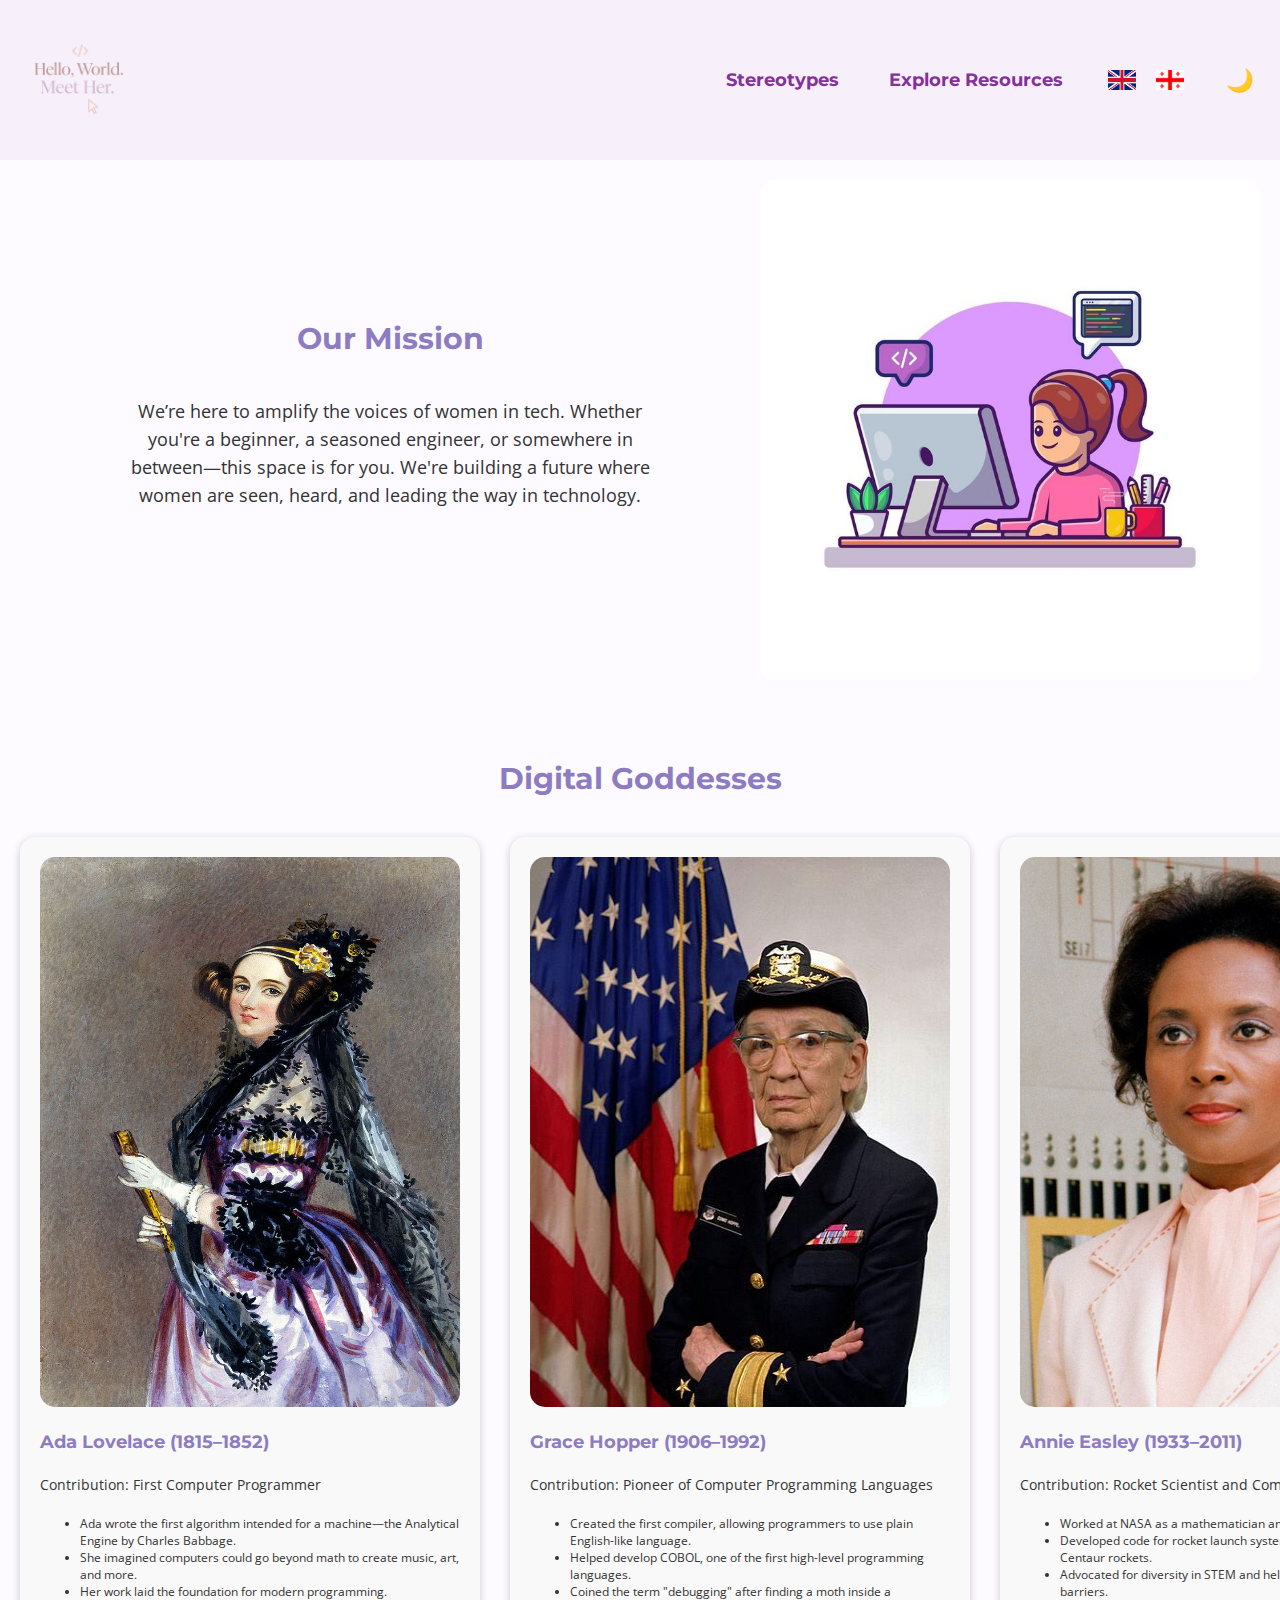
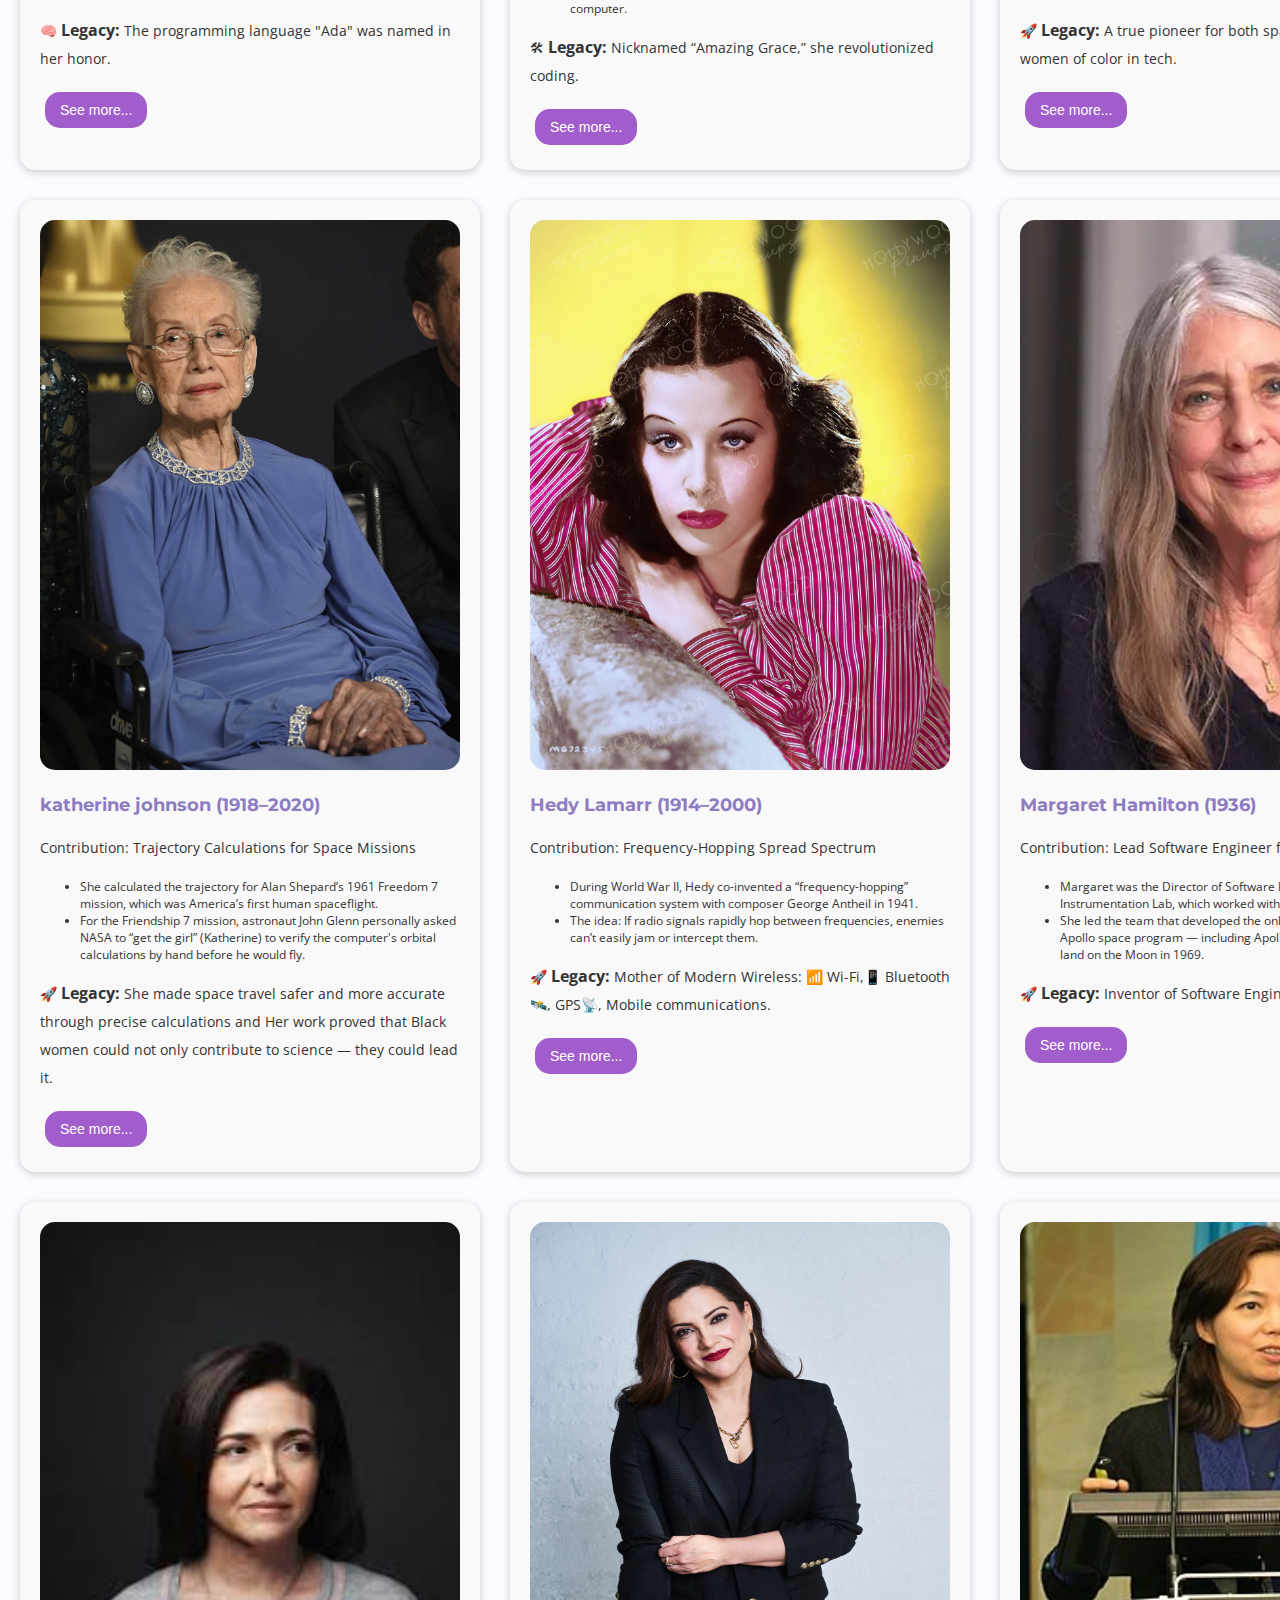
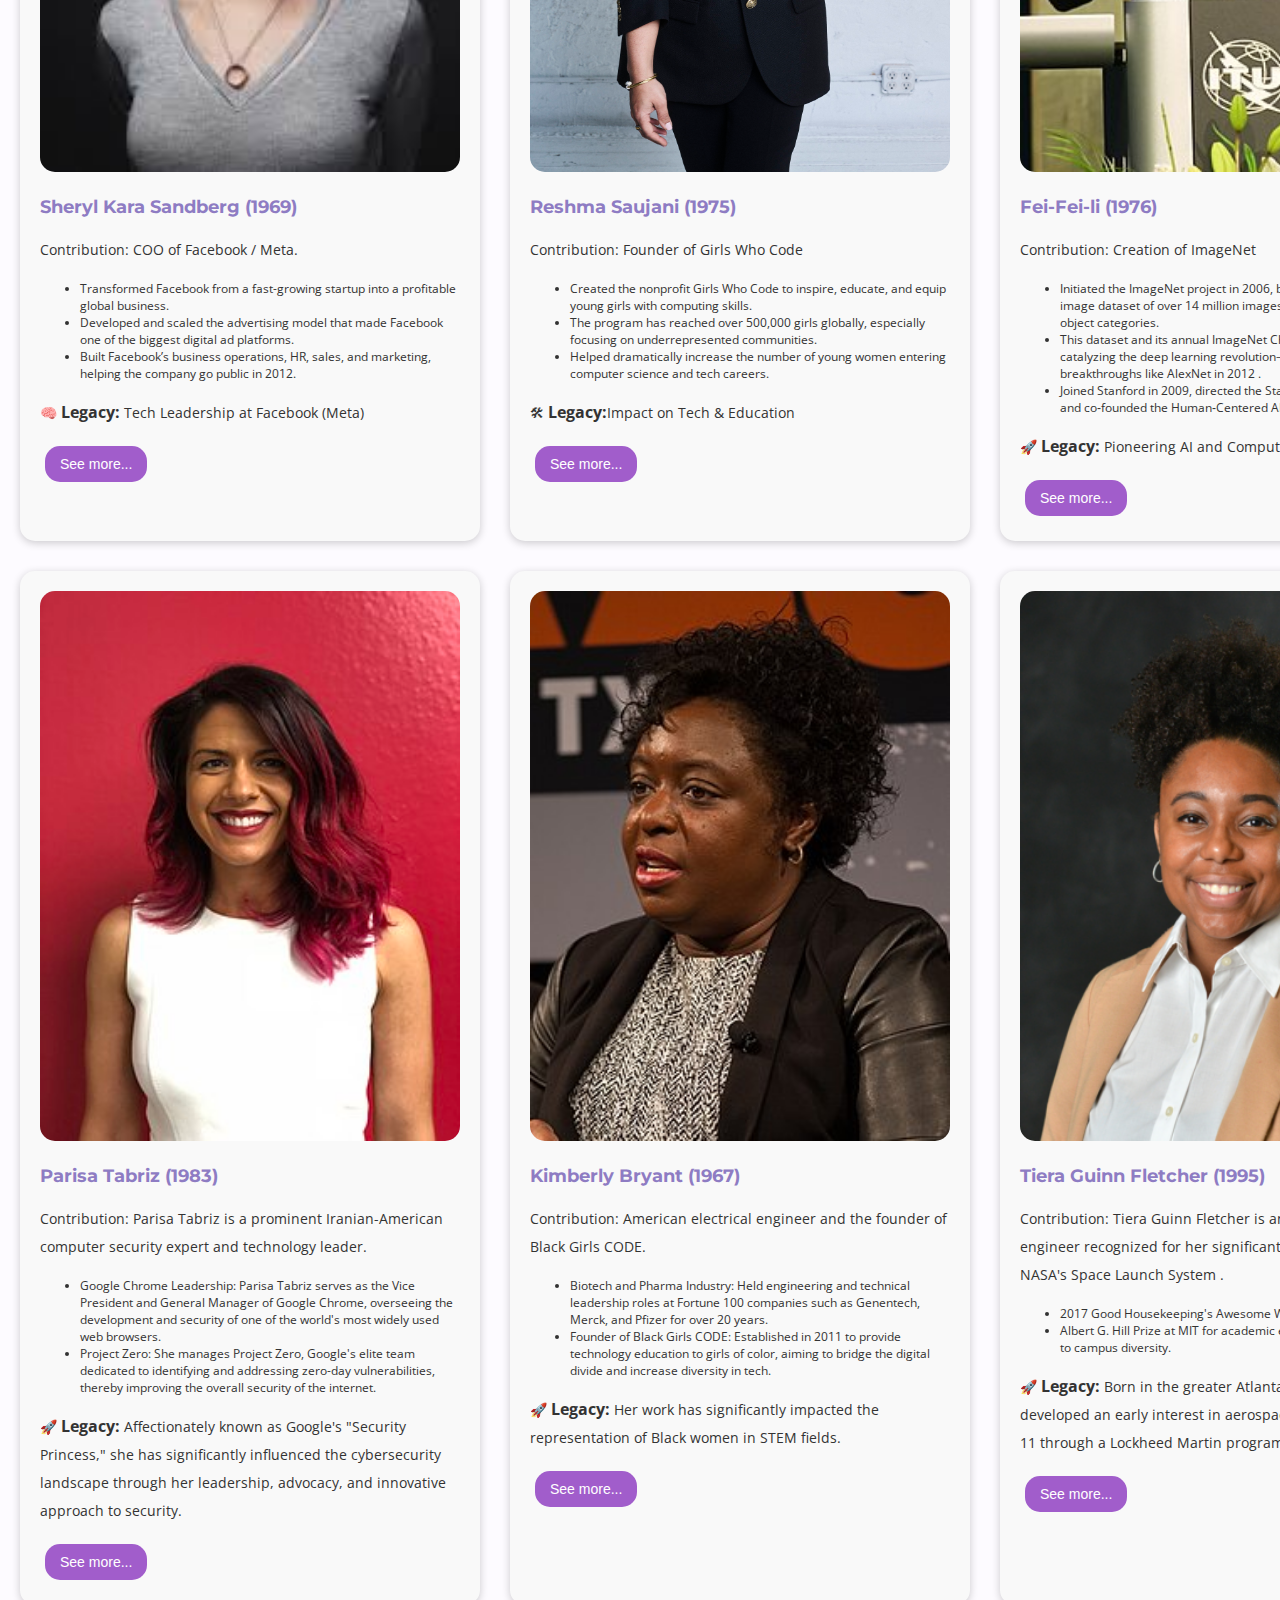
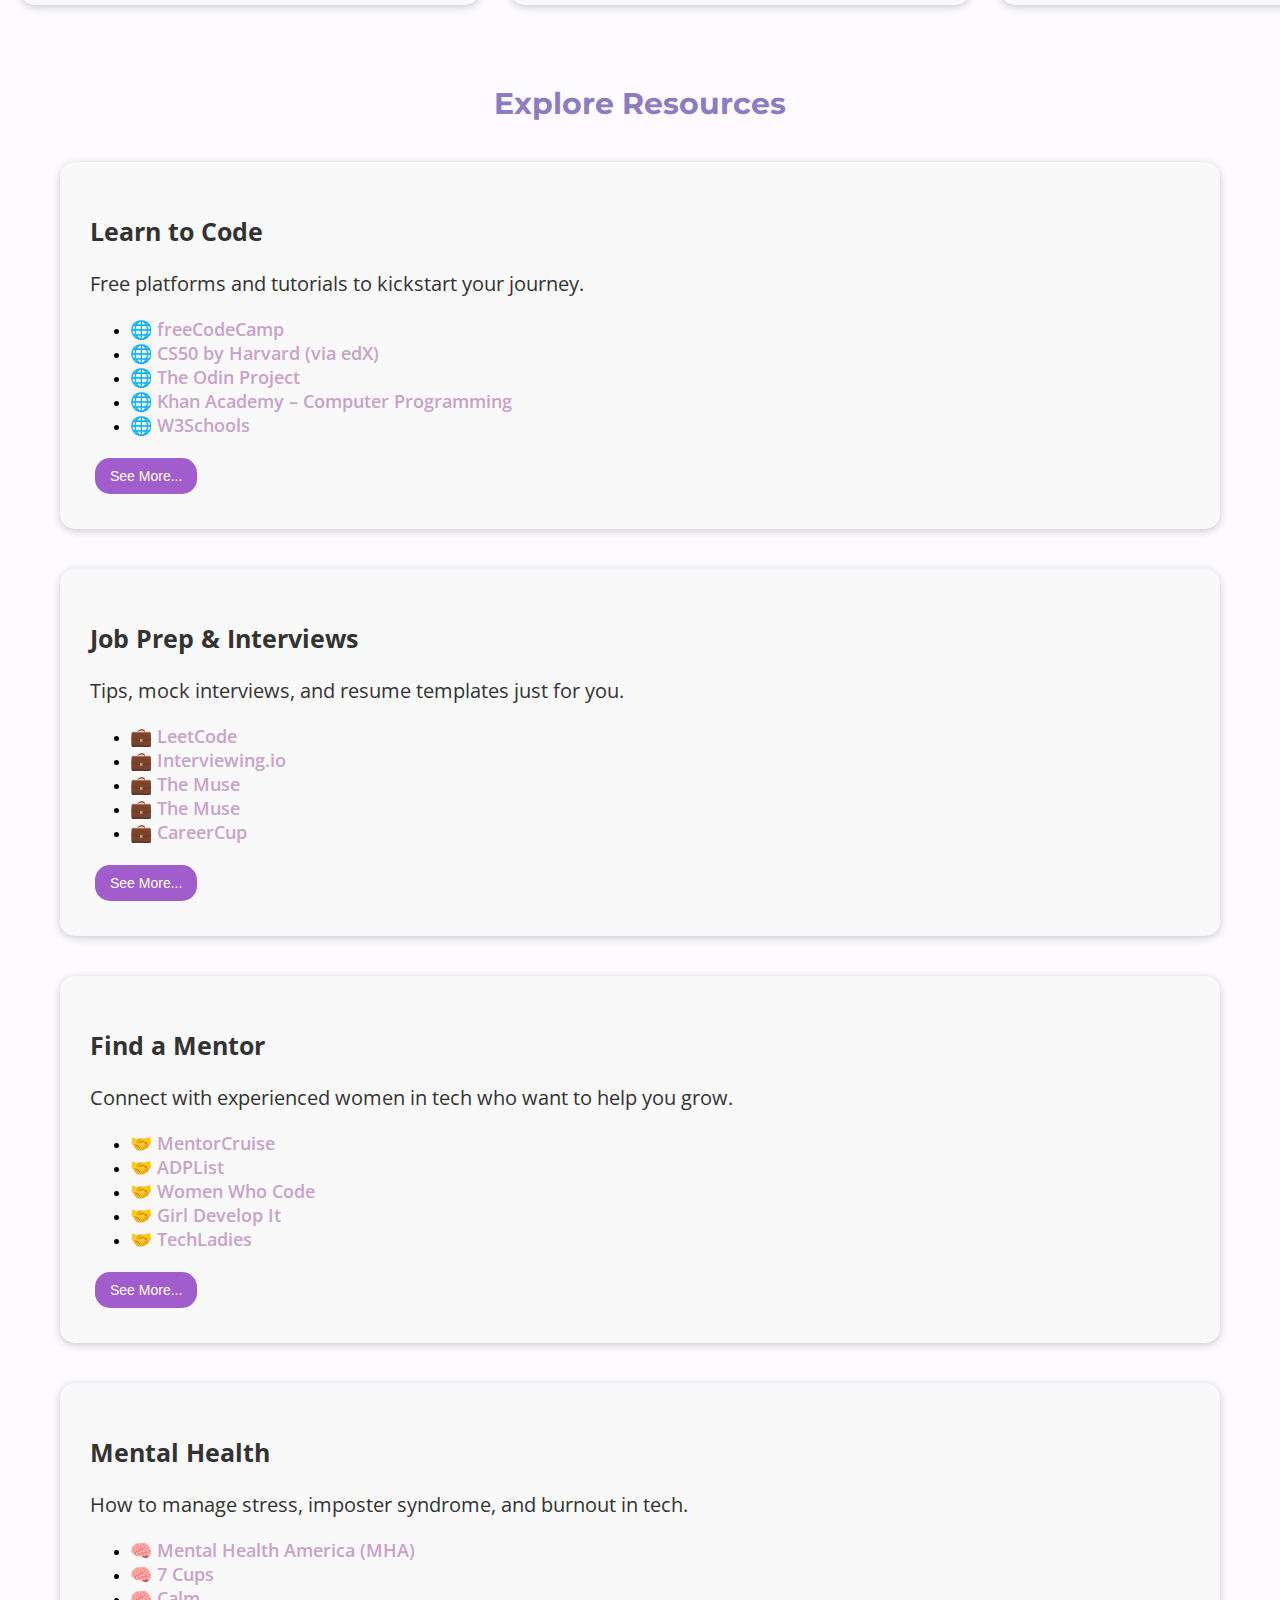
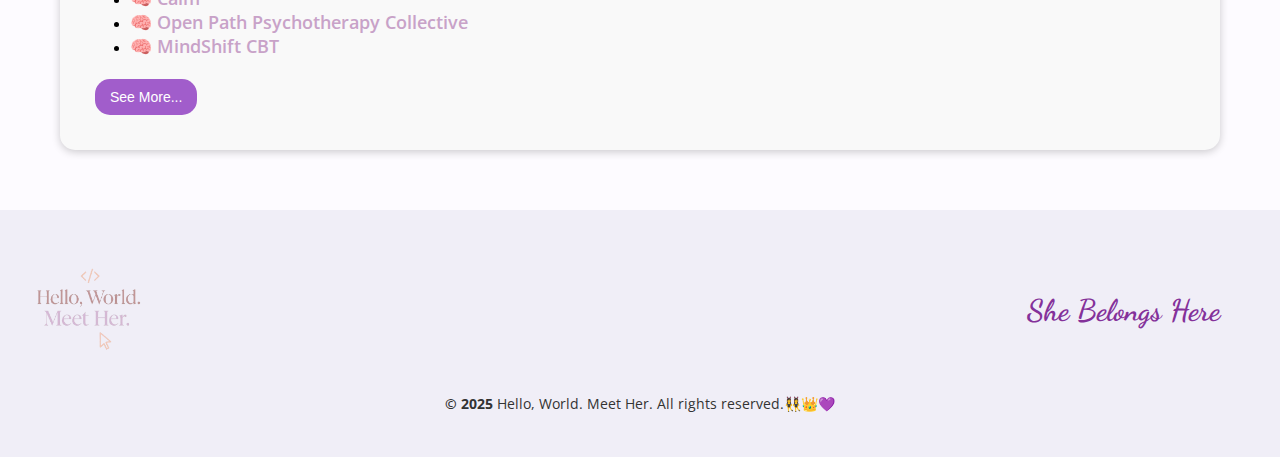
<file: index.html>
<!DOCTYPE html>
<html lang="en">
  <head>
    <meta charset="UTF-8" />
    <meta name="viewport" content="width=device-width, initial-scale=1.0" />
    <link rel="stylesheet" href="./static/styles/style.css" />
    <title>Hello, World. Meet Her.</title>
  </head>
  <body>
    <header>
      <div class="header">
        <div class="inner-header">
          <div class="logo">
            <a href="./index.html">
              <img src="./static/images/logo.png" alt="logo" />
            </a>
          </div>

          <div class="cta-buttons">
            <a href="./static/pages/stereotypes.html">Stereotypes</a>
            <a href="#resources">Explore Resources</a>
          </div>

          <div class="lang-switcher">
            <img
              src="./static/images/united-kingdom-flag.png"
              alt="English"
              class="flag"
              onclick="setLanguage('en')"
            />
            <img
              src="./static/images/georgia-flag.png"
              alt="ქართული"
              class="flag"
              onclick="setLanguage('ka')"
            />
          </div>
          <button
            id="theme-toggle"
            aria-label="Toggle theme"
            class="theme-toggle"
          >
            <span id="theme-icon">🌙</span>
          </button>
        </div>
      </div>
    </header>

    <main>
      <section>
        <div class="mission">
          <div class="mission-text">
            <h2>Our Mission</h2>
            <p>
              We’re here to amplify the voices of women in tech. Whether you're
              a beginner, a seasoned engineer, or somewhere in between—this
              space is for you. We're building a future where women are seen,
              heard, and leading the way in technology.
            </p>
          </div>

          <div class="mission-img">
            <img
              src="./static/images/mission.png"
              class="mission-img"
              alt="mission-img"
            />
          </div>
        </div>
      </section>

      <section id="stories">
        <h2>Digital Goddesses</h2>
        <div class="stories">
          <div class="card">
            <img src="./static/images/ada-lovelace.jpg" alt="ada-lovelace" />
            <h3>Ada Lovelace (1815–1852)</h3>
            <p>Contribution: First Computer Programmer</p>
            <ul>
              <li>
                Ada wrote the first algorithm intended for a machine—the
                Analytical Engine by Charles Babbage.
              </li>
              <li>
                She imagined computers could go beyond math to create music,
                art, and more.
              </li>
              <li>Her work laid the foundation for modern programming.</li>
            </ul>
            <p>
              🧠 <span>Legacy:</span> The programming language "Ada" was named
              in her honor.
            </p>
            <button>
              <a href="https://en.wikipedia.org/wiki/Ada_Lovelace"
                >See more...</a
              >
            </button>
          </div>

          <div class="card">
            <img src="./static/images/Grace-Hopper.jpg" alt="Grace-Hopper" />
            <h3>Grace Hopper (1906–1992)</h3>
            <p>Contribution: Pioneer of Computer Programming Languages</p>

            <ul>
              <li>
                Created the first compiler, allowing programmers to use plain
                English-like language.
              </li>
              <li>
                Helped develop COBOL, one of the first high-level programming
                languages.
              </li>
              <li>
                Coined the term "debugging" after finding a moth inside a
                computer.
              </li>
            </ul>

            <p>
              🛠 <span>Legacy:</span> Nicknamed “Amazing Grace,” she
              revolutionized coding.
            </p>
            <button>
              <a href="https://en.wikipedia.org/wiki/Grace_Hopper"
                >See more...</a
              >
            </button>
          </div>

          <div class="card">
            <img src="./static/images/Annie-Easley.jpg" alt="Annie-Easley" />
            <h3>Annie Easley (1933–2011)</h3>
            <p>Contribution: Rocket Scientist and Computer Programmer</p>
            <ul>
              <li>
                Worked at NASA as a mathematician and computer programmer.
              </li>
              <li>
                Developed code for rocket launch systems, including those used
                in Centaur rockets.
              </li>
              <li>
                Advocated for diversity in STEM and helped break racial and
                gender barriers.
              </li>
            </ul>
            <p>
              🚀 <span>Legacy:</span> A true pioneer for both space exploration
              and women of color in tech.
            </p>
            <button>
              <a href="https://en.wikipedia.org/wiki/Annie_Easley"
                >See more...</a
              >
            </button>
          </div>

          <div class="card">
            <img
              src="./static/images/katherine johnson.jpg"
              alt="katherine johnson"
            />
            <h3>katherine johnson (1918–2020)</h3>
            <p>Contribution: Trajectory Calculations for Space Missions</p>
            <ul>
              <li>
                She calculated the trajectory for Alan Shepard’s 1961 Freedom 7
                mission, which was America’s first human spaceflight.
              </li>
              <li>
                For the Friendship 7 mission, astronaut John Glenn personally
                asked NASA to “get the girl” (Katherine) to verify the
                computer's orbital calculations by hand before he would fly.
              </li>
            </ul>
            <p>
              🚀 <span>Legacy:</span> She made space travel safer and more
              accurate through precise calculations and Her work proved that
              Black women could not only contribute to science — they could lead
              it.
            </p>
            <button>
              <a href="https://en.wikipedia.org/wiki/Katherine_Johnson"
                >See more...</a
              >
            </button>
          </div>

          <div class="card">
            <img
              src="./static/images/Hedy_Lamarr_by_CLARENCE_BULL_1939_color.webp"
              alt="Hedy-Lamarr"
            />
            <h3>Hedy Lamarr (1914–2000)</h3>
            <p>Contribution: Frequency-Hopping Spread Spectrum</p>
            <ul>
              <li>
                During World War II, Hedy co-invented a “frequency-hopping”
                communication system with composer George Antheil in 1941.
              </li>
              <li>
                The idea: If radio signals rapidly hop between frequencies,
                enemies can’t easily jam or intercept them.
              </li>
            </ul>
            <p>
              🚀 <span>Legacy:</span> Mother of Modern Wireless: 📶 Wi-Fi,📱
              Bluetooth🛰️, GPS📡, Mobile communications.
            </p>
            <button>
              <a href="https://en.wikipedia.org/wiki/Hedy_Lamarr"
                >See more...</a
              >
            </button>
          </div>

          <div class="card">
            <img src="./static/images/Hamilton.webp" alt=" Margaret Hamilton" />
            <h3>Margaret Hamilton (1936)</h3>
            <p>Contribution: Lead Software Engineer for Apollo Missions</p>
            <ul>
              <li>
                Margaret was the Director of Software Engineering at MIT
                Instrumentation Lab, which worked with NASA.
              </li>
              <li>
                She led the team that developed the onboard flight software for
                the Apollo space program — including Apollo 11, the first
                mission to land on the Moon in 1969.
              </li>
            </ul>
            <p>🚀 <span>Legacy:</span> Inventor of Software Engineering.</p>
            <button>
              <a
                href="https://en.wikipedia.org/wiki/Margaret_Hamilton_(software_engineer)"
                >See more...</a
              >
            </button>
          </div>

          <div class="card">
            <img
              src="./static/images/sheryl sandberg.jpg"
              alt="sherly sandberg"
            />
            <h3>Sheryl Kara Sandberg (1969)</h3>
            <p>Contribution: COO of Facebook / Meta.</p>
            <ul>
              <li>
                Transformed Facebook from a fast-growing startup into a
                profitable global business.
              </li>
              <li>
                Developed and scaled the advertising model that made Facebook
                one of the biggest digital ad platforms.
              </li>
              <li>
                Built Facebook’s business operations, HR, sales, and marketing,
                helping the company go public in 2012.
              </li>
            </ul>
            <p>🧠 <span>Legacy:</span> Tech Leadership at Facebook (Meta)</p>
            <button>
              <a href="https://en.wikipedia.org/wiki/Sheryl_Sandberg"
                >See more...</a
              >
            </button>
          </div>

          <div class="card">
            <img src="./static/images/reshma sujani.jpg" alt="Grace-Hopper" />
            <h3>Reshma Saujani (1975)</h3>
            <p>Contribution: Founder of Girls Who Code</p>

            <ul>
              <li>
                Created the nonprofit Girls Who Code to inspire, educate, and
                equip young girls with computing skills.
              </li>
              <li>
                The program has reached over 500,000 girls globally, especially
                focusing on underrepresented communities.
              </li>
              <li>
                Helped dramatically increase the number of young women entering
                computer science and tech careers.
              </li>
            </ul>

            <p>🛠 <span>Legacy:</span>Impact on Tech & Education</p>
            <button>
              <a href="https://en.wikipedia.org/wiki/Reshma_Saujani"
                >See more...</a
              >
            </button>
          </div>

          <div class="card">
            <img src="./static/images/fei-fei-li.jpg" alt="fei-fei-li" />
            <h3>Fei-Fei-li (1976)</h3>
            <p>Contribution: Creation of ImageNet</p>
            <ul>
              <li>
                Initiated the ImageNet project in 2006, building a massive,
                labeled image dataset of over 14 million images spanning
                thousands of object categories.
              </li>
              <li>
                This dataset and its annual ImageNet Challenge were pivotal in
                catalyzing the deep learning revolution—most notably influencing
                breakthroughs like AlexNet in 2012 .
              </li>
              <li>
                Joined Stanford in 2009, directed the Stanford AI Lab
                (2013–2018), and co‑founded the Human‑Centered AI Institute
                (HAI) in 2019.
              </li>
            </ul>
            <p>
              🚀 <span>Legacy:</span> Pioneering AI and Computer Vision Research
            </p>
            <button>
              <a
                href="https://www.google.com/search?sa=X&sca_esv=287fb7c950b78cc4&sxsrf=AE3TifNV2h6q3KVECWepFVdCScLqmRrIIQ:1751740720756&q=fei-fei+li+age&stick=H4sIAAAAAAAAAOPgE-LSz9U3sMzONa-q0hLNTrbSL0jNL8hJBVJFxfl5VonpqYtY-dJSM3WBWCEnUwEoAAB0RtEuNgAAAA&ved=2ahUKEwj3w5jbrqaOAxVjB9sEHWs4D_sQ18AJegQIKxAB&biw=1749&bih=866&dpr=1.1"
                >See more...</a
              >
            </button>
          </div>

          <div class="card">
            <img src="./static/images/Parisa Tabriz.jpg" alt="Parisa_Tabriz" />
            <h3>Parisa Tabriz (1983)</h3>
            <p>
              Contribution: Parisa Tabriz is a prominent Iranian-American
              computer security expert and technology leader.
            </p>
            <ul>
              <li>
                Google Chrome Leadership: Parisa Tabriz serves as the Vice
                President and General Manager of Google Chrome, overseeing the
                development and security of one of the world's most widely used
                web browsers.
              </li>
              <li>
                Project Zero: She manages Project Zero, Google's elite team
                dedicated to identifying and addressing zero-day
                vulnerabilities, thereby improving the overall security of the
                internet.
              </li>
            </ul>
            <p>
              🚀 <span>Legacy:</span> Affectionately known as Google's "Security
              Princess," she has significantly influenced the cybersecurity
              landscape through her leadership, advocacy, and innovative
              approach to security.
            </p>
            <button>
              <a href="https://en.wikipedia.org/wiki/Parisa_Tabriz"
                >See more...</a
              >
            </button>
          </div>

          <div class="card">
            <img
              src="./static/images/Kimberly_Bryant.jpg"
              alt="Kimberly_Bryant"
            />
            <h3>Kimberly Bryant (1967)</h3>
            <p>
              Contribution: American electrical engineer and the founder of
              Black Girls CODE.
            </p>
            <ul>
              <li>
                Biotech and Pharma Industry: Held engineering and technical
                leadership roles at Fortune 100 companies such as Genentech,
                Merck, and Pfizer for over 20 years.
              </li>
              <li>
                Founder of Black Girls CODE: Established in 2011 to provide
                technology education to girls of color, aiming to bridge the
                digital divide and increase diversity in tech.
              </li>
            </ul>
            <p>
              🚀 <span>Legacy:</span> Her work has significantly impacted the
              representation of Black women in STEM fields.
            </p>
            <button>
              <a
                href="https://en.wikipedia.org/wiki/Kimberly_Bryant_(technologist)"
                >See more...</a
              >
            </button>
          </div>

          <div class="card">
            <img
              src="./static/images/tiera-fletcher.png"
              alt="Tiera Guinn Fletcher"
            />
            <h3>Tiera Guinn Fletcher (1995)</h3>
            <p>
              Contribution: Tiera Guinn Fletcher is an American aerospace
              engineer recognized for her significant contributions to NASA's
              Space Launch System .
            </p>
            <ul>
              <li>2017 Good Housekeeping's Awesome Woman Award.</li>
              <li>
                Albert G. Hill Prize at MIT for academic excellence and
                contributions to campus diversity.
              </li>
            </ul>
            <p>
              🚀 <span>Legacy:</span> Born in the greater Atlanta area, Fletcher
              developed an early interest in aerospace engineering at age 11
              through a Lockheed Martin program.
            </p>
            <button>
              <a
                href="https://en.wikipedia.org/wiki/Margaret_Hamilton_(software_engineer)"
                >See more...</a
              >
            </button>
          </div>
        </div>
      </section>

      <section id="resources">
        <h2>Explore Resources</h2>
        <div class="resources">
          <div class="resources-card">
            <h3>Learn to Code</h3>
            <p>Free platforms and tutorials to kickstart your journey.</p>
            <ul>
              <li>
                <a href="https://www.freecodecamp.org/">🌐 freeCodeCamp</a>
              </li>
              <li>
                <a href="https://cs50.harvard.edu/x/"
                  >🌐 CS50 by Harvard (via edX)</a
                >
              </li>
              <li>
                <a href="https://www.theodinproject.com/"
                  >🌐 The Odin Project</a
                >
              </li>
              <li>
                <a
                  href="https://www.khanacademy.org/computing/computer-programming"
                  >🌐 Khan Academy – Computer Programming</a
                >
              </li>
              <li>
                <a href="https://www.w3schools.com/">🌐 W3Schools</a>
              </li>
            </ul>
            <button>
              <a href="./static/pages/learn-code.html">See More...</a>
            </button>
          </div>

          <div class="resources-card">
            <h3>Job Prep & Interviews</h3>
            <p>Tips, mock interviews, and resume templates just for you.</p>

            <ul>
              <li>
                <a href="https://leetcode.com/">💼 LeetCode</a>
              </li>
              <li>
                <a href="https://interviewing.io/">💼 Interviewing.io</a>
              </li>
              <li>
                <a href="https://www.pathrise.com/">💼 The Muse</a>
              </li>
              <li>
                <a href="https://www.themuse.com/">💼 The Muse</a>
              </li>
              <li>
                <a href="https://www.careercup.com/">💼 CareerCup</a>
              </li>
            </ul>
            <button>
              <a href="./static/pages/job-prep.html">See More...</a>
            </button>
          </div>

          <div class="resources-card">
            <h3>Find a Mentor</h3>
            <p>
              Connect with experienced women in tech who want to help you grow.
            </p>
            <ul>
              <li>
                <a href="https://mentorcruise.com/">🤝 MentorCruise</a>
              </li>
              <li>
                <a href="https://adplist.org/">🤝 ADPList</a>
              </li>
              <li>
                <a href="https://womenwhocode.com/">🤝 Women Who Code</a>
              </li>
              <li>
                <a href="https://girldevelopit.com/">🤝 Girl Develop It</a>
              </li>
              <li>
                <a href="https://techladies.co/">🤝 TechLadies</a>
              </li>
            </ul>
            <button>
              <a href="./static/pages/find-a-mentor.html">See More...</a>
            </button>
          </div>

          <div class="resources-card">
            <h3>Mental Health</h3>
            <p>How to manage stress, imposter syndrome, and burnout in tech.</p>
            <ul>
              <li>
                <a href="https://mhanational.org/"
                  >🧠 Mental Health America (MHA)</a
                >
              </li>
              <li>
                <a href="https://www.7cups.com/">🧠 7 Cups</a>
              </li>
              <li>
                <a href="https://www.calm.com/">🧠 Calm</a>
              </li>
              <li>
                <a href="https://openpathcollective.org/"
                  >🧠 Open Path Psychotherapy Collective</a
                >
              </li>
              <li>
                <a
                  href="https://www.anxietycanada.com/articles/mindshift-cbt-lives-on/"
                  >🧠 MindShift CBT</a
                >
              </li>
            </ul>
            <button>
              <a href="./static/pages/mental-health.html">See More...</a>
            </button>
          </div>
        </div>
      </section>
    </main>

    <footer>
      <div class="footer-logo">
        <img src="./static/images/logo.png" alt="logo" />
        <div class="footer-text">
          <h5>She Belongs Here</h5>
        </div>
      </div>
      <p>
        <span>© 2025</span> Hello, World. Meet Her. All rights reserved.👯‍♀️👑💜
      </p>
    </footer>
    <script src="./static/script/script.js"></script>
    <script src="./static/script/theme.js"></script>
  </body>
</html>
</file>
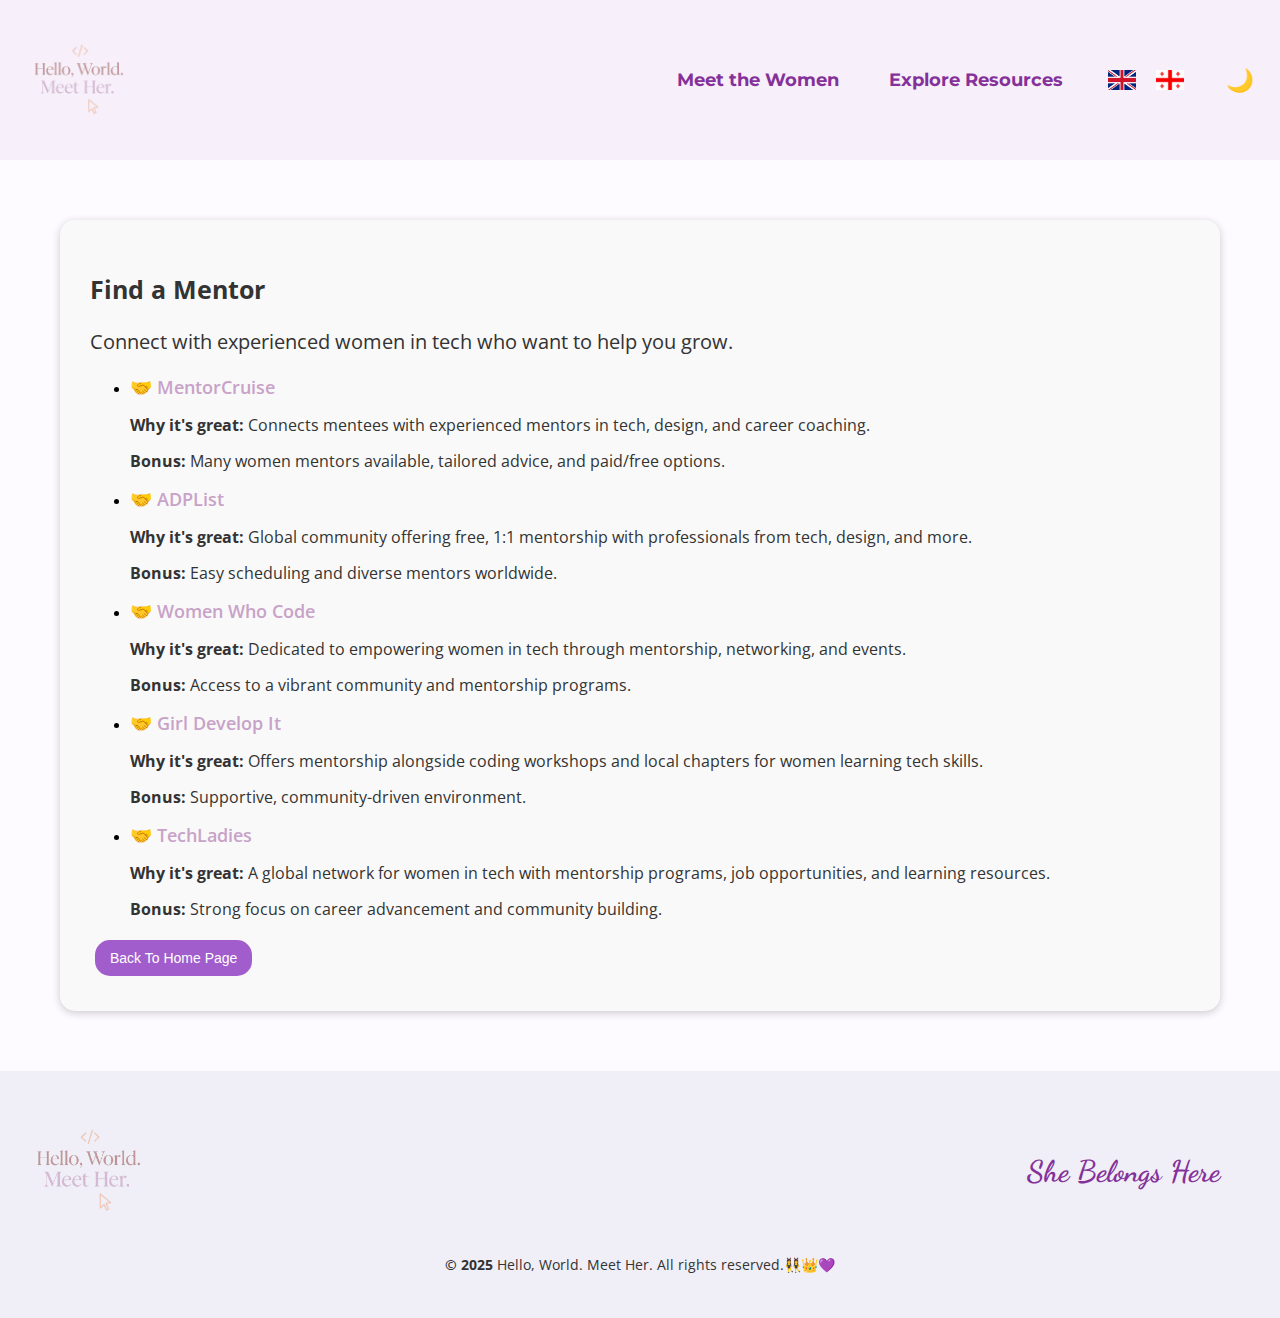
<file: static/pages/find-a-mentor.html>
<!DOCTYPE html>
<html lang="en">
  <head>
    <meta charset="UTF-8" />
    <meta name="viewport" content="width=device-width, initial-scale=1.0" />
    <link rel="stylesheet" href="../styles/style.css" />
    <title>Hello, World. Meet Her.</title>
  </head>
  <body>
    <header>
      <div class="header">
        <div class="inner-header">
          <div class="logo">
            <a href="../../index.html">
              <img src="../images/logo.png" alt="logo" />
            </a>
          </div>

          <div class="cta-buttons">
            <a href="#">Meet the Women</a>
            <a href="#">Explore Resources</a>
          </div>

          <div class="lang-switcher">
            <img
              src="../images/united-kingdom-flag.png"
              alt="English"
              class="flag"
              onclick="setLanguage('en')"
            />
            <img
              src="../images/georgia-flag.png"
              alt="ქართული"
              class="flag"
              onclick="setLanguage('ka')"
            />
          </div>
          <button
            id="theme-toggle"
            aria-label="Toggle theme"
            class="theme-toggle"
          >
            <span id="theme-icon">🌙</span>
          </button>
        </div>
      </div>
    </header>

    <main>
      <section id="resources">
        <div class="resources-card">
          <h3>Find a Mentor</h3>
          <p>
            Connect with experienced women in tech who want to help you grow.
          </p>
          <ul>
            <li>
              <a href="https://mentorcruise.com/">🤝 MentorCruise</a>

              <p>
                <span>Why it's great:</span> Connects mentees with experienced
                mentors in tech, design, and career coaching.
              </p>
              <p>
                <span>Bonus:</span> Many women mentors available, tailored
                advice, and paid/free options.
              </p>
            </li>

            <li>
              <a href="https://adplist.org/">🤝 ADPList</a>

              <p>
                <span>Why it's great:</span> Global community offering free, 1:1
                mentorship with professionals from tech, design, and more.
              </p>
              <p>
                <span>Bonus:</span> Easy scheduling and diverse mentors
                worldwide.
              </p>
            </li>

            <li>
              <a href="https://womenwhocode.com/">🤝 Women Who Code</a>

              <p>
                <span>Why it's great:</span> Dedicated to empowering women in
                tech through mentorship, networking, and events.
              </p>
              <p>
                <span>Bonus:</span> Access to a vibrant community and mentorship
                programs.
              </p>
            </li>

            <li>
              <a href="https://girldevelopit.com/">🤝 Girl Develop It</a>

              <p>
                <span>Why it's great:</span> Offers mentorship alongside coding
                workshops and local chapters for women learning tech skills.
              </p>
              <p>
                <span>Bonus:</span> Supportive, community-driven environment.
              </p>
            </li>

            <li>
              <a href="https://techladies.co/">🤝 TechLadies</a>

              <p>
                <span>Why it's great:</span> A global network for women in tech
                with mentorship programs, job opportunities, and learning
                resources.
              </p>
              <p>
                <span>Bonus:</span> Strong focus on career advancement and
                community building.
              </p>
            </li>
          </ul>
          <button>
            <a href="../../index.html">Back To Home Page</a>
          </button>
        </div>
      </section>
    </main>

    <footer>
      <div class="footer-logo">
        <img src="../images/logo.png" alt="logo" />
        <div class="footer-text">
          <h5>She Belongs Here</h5>
        </div>
      </div>
      <p>
        <span>© 2025</span> Hello, World. Meet Her. All rights reserved.👯‍♀️👑💜
      </p>
    </footer>
    <script src="../script/resource-translations.js"></script>
    <script src="../script/theme.js"></script>
  </body>
</html>
</file>
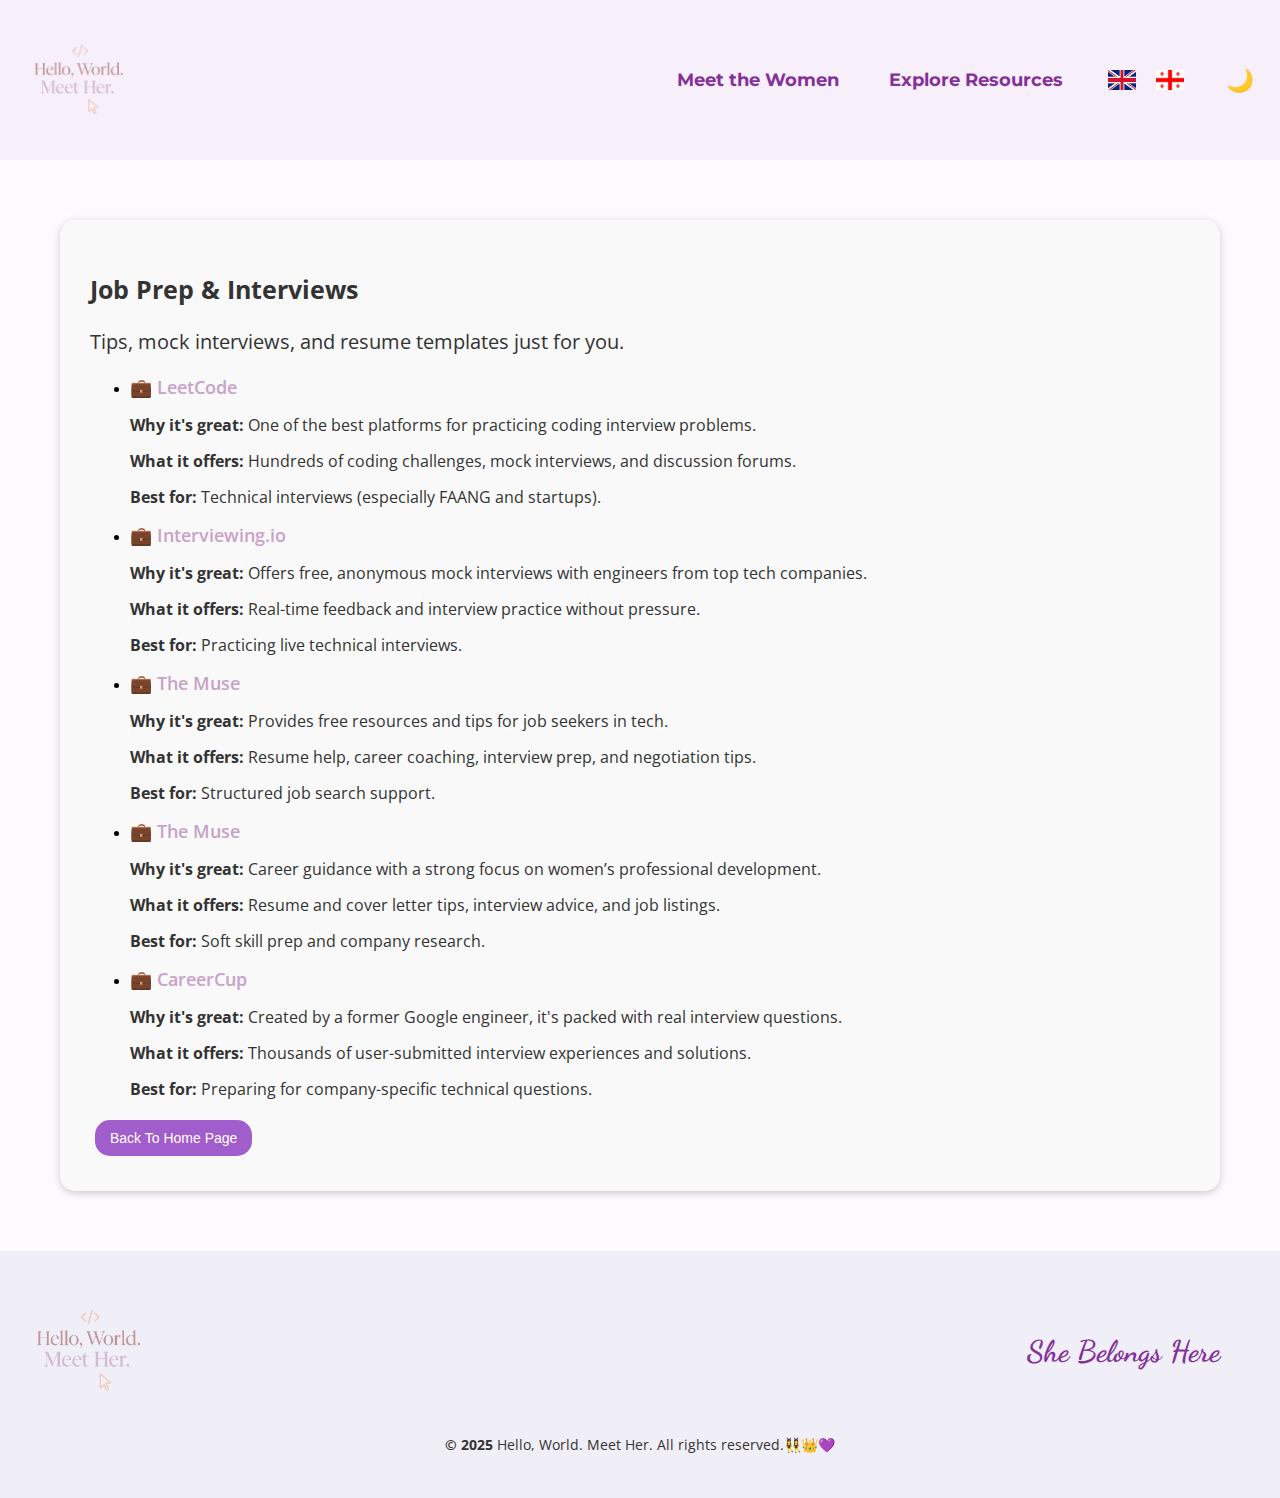
<file: static/pages/job-prep.html>
<!DOCTYPE html>
<html lang="en">
  <head>
    <meta charset="UTF-8" />
    <meta name="viewport" content="width=device-width, initial-scale=1.0" />
    <link rel="stylesheet" href="../styles/style.css" />
    <title>Hello, World. Meet Her.</title>
  </head>
  <body>
    <header>
      <div class="header">
        <div class="inner-header">
          <div class="logo">
            <a href="../../index.html">
              <img src="../images/logo.png" alt="logo" />
            </a>
          </div>

          <div class="cta-buttons">
            <a href="#">Meet the Women</a>
            <a href="#">Explore Resources</a>
          </div>

          <div class="lang-switcher">
            <img
              src="../images/united-kingdom-flag.png"
              alt="English"
              class="flag"
              onclick="setLanguage('en')"
            />
            <img
              src="../images/georgia-flag.png"
              alt="ქართული"
              class="flag"
              onclick="setLanguage('ka')"
            />
          </div>
          <button
            id="theme-toggle"
            aria-label="Toggle theme"
            class="theme-toggle"
          >
            <span id="theme-icon">🌙</span>
          </button>
        </div>
      </div>
    </header>

    <main>
      <section id="resources">
        <div class="resources-card">
          <h3>Job Prep & Interviews</h3>
          <p>Tips, mock interviews, and resume templates just for you.</p>

          <ul>
            <li>
              <a href="https://leetcode.com/">💼 LeetCode</a>

              <p>
                <span>Why it's great:</span> One of the best platforms for
                practicing coding interview problems.
              </p>
              <p>
                <span>What it offers:</span> Hundreds of coding challenges, mock
                interviews, and discussion forums.
              </p>
              <p>
                <span>Best for:</span> Technical interviews (especially FAANG
                and startups).
              </p>
            </li>

            <li>
              <a href="https://interviewing.io/">💼 Interviewing.io</a>

              <p>
                <span>Why it's great:</span> Offers free, anonymous mock
                interviews with engineers from top tech companies.
              </p>
              <p>
                <span>What it offers:</span> Real-time feedback and interview
                practice without pressure.
              </p>
              <p>
                <span>Best for:</span> Practicing live technical interviews.
              </p>
            </li>

            <li>
              <a href="https://www.pathrise.com/">💼 The Muse</a>

              <p>
                <span>Why it's great:</span> Provides free resources and tips
                for job seekers in tech.
              </p>
              <p>
                <span>What it offers:</span> Resume help, career coaching,
                interview prep, and negotiation tips.
              </p>
              <p><span>Best for:</span> Structured job search support.</p>
            </li>

            <li>
              <a href="https://www.themuse.com/">💼 The Muse</a>

              <p>
                <span>Why it's great:</span> Career guidance with a strong focus
                on women’s professional development.
              </p>
              <p>
                <span>What it offers:</span> Resume and cover letter tips,
                interview advice, and job listings.
              </p>
              <p>
                <span>Best for:</span> Soft skill prep and company research.
              </p>
            </li>

            <li>
              <a href="https://www.careercup.com/">💼 CareerCup</a>

              <p>
                <span>Why it's great:</span> Created by a former Google
                engineer, it's packed with real interview questions.
              </p>
              <p>
                <span>What it offers:</span> Thousands of user-submitted
                interview experiences and solutions.
              </p>
              <p>
                <span>Best for:</span> Preparing for company-specific technical
                questions.
              </p>
            </li>
          </ul>
          <button>
            <a href="../../index.html">Back To Home Page</a>
          </button>
        </div>
      </section>
    </main>

    <footer>
      <div class="footer-logo">
        <img src="../images/logo.png" alt="logo" />
        <div class="footer-text">
          <h5>She Belongs Here</h5>
        </div>
      </div>
      <p>
        <span>© 2025</span> Hello, World. Meet Her. All rights reserved.👯‍♀️👑💜
      </p>
    </footer>
    <script src="../script/resource-translations.js"></script>
    <script src="../script/theme.js"></script>
  </body>
</html>
</file>
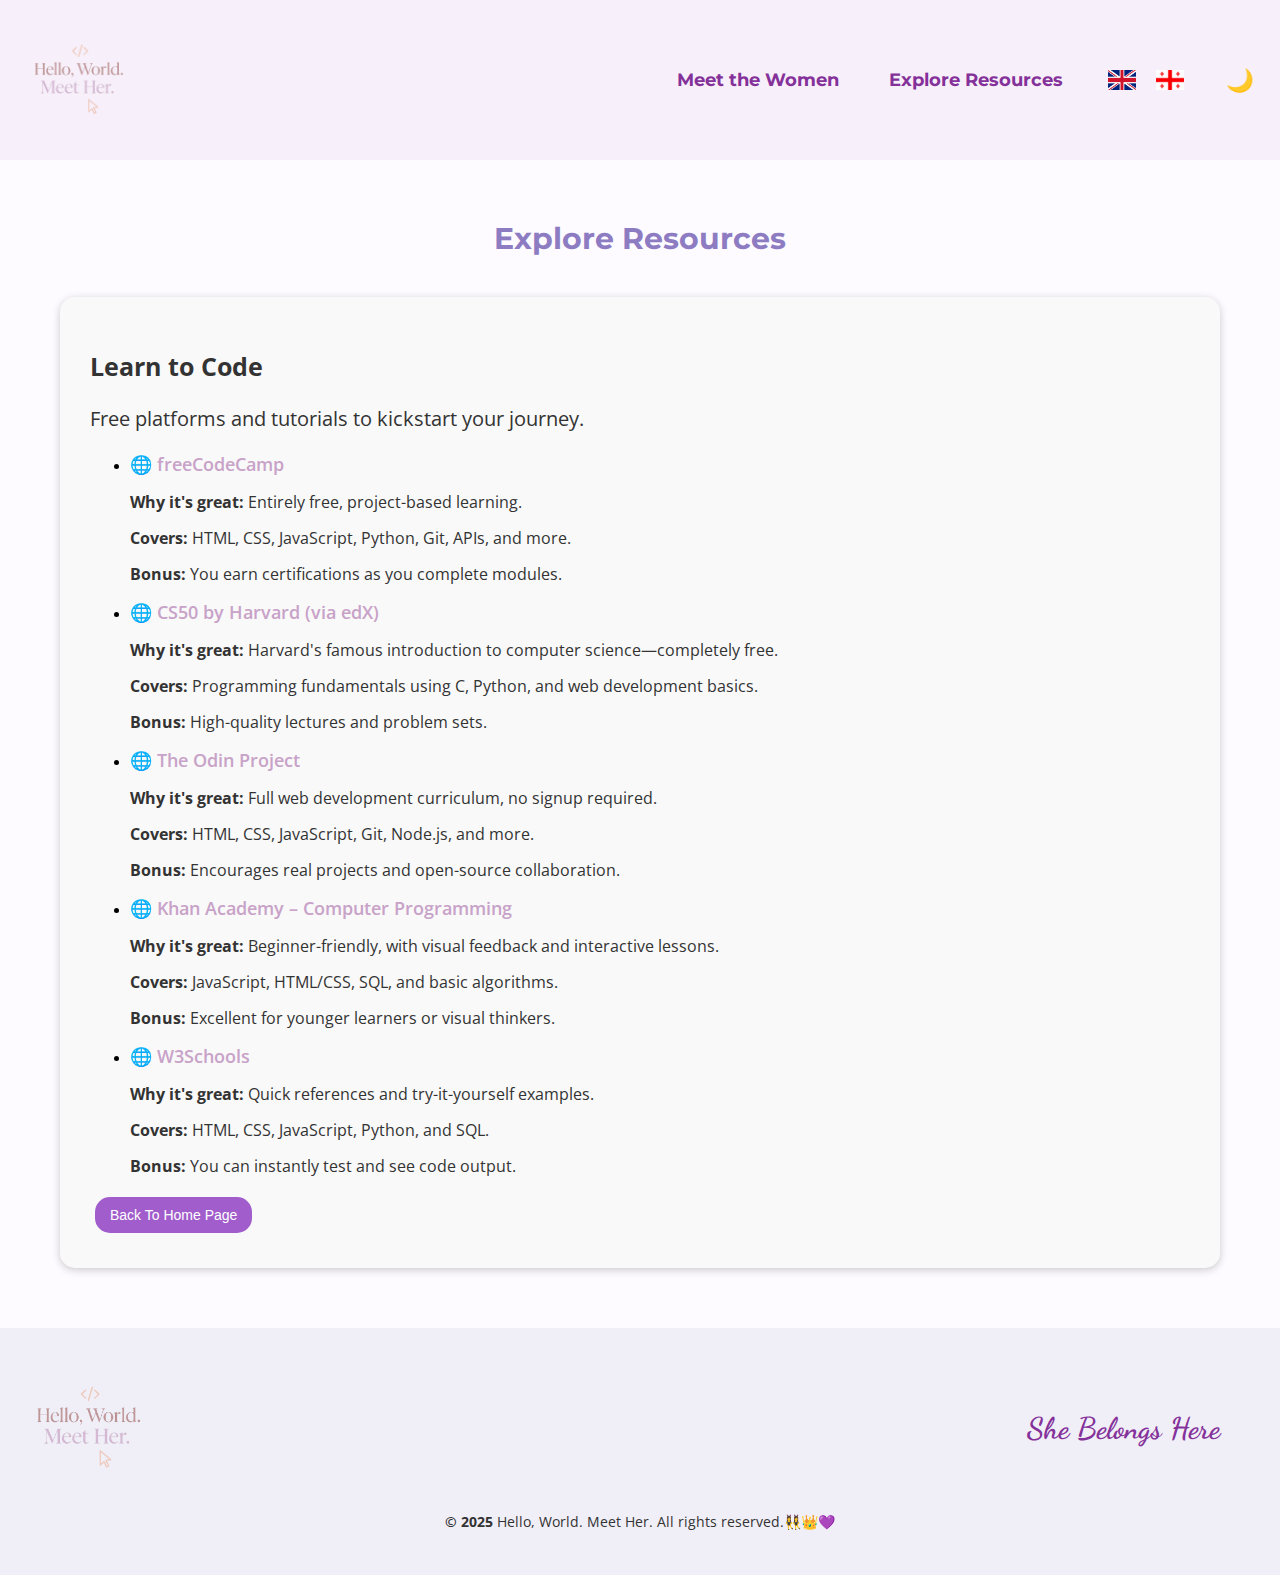
<file: static/pages/learn-code.html>
<!DOCTYPE html>
<html lang="en">
  <head>
    <meta charset="UTF-8" />
    <meta name="viewport" content="width=device-width, initial-scale=1.0" />
    <link rel="stylesheet" href="../styles/style.css" />
    <title>Hello, World. Meet Her.</title>
  </head>
  <body>
    <header>
      <div class="header">
        <div class="inner-header">
          <div class="logo">
            <a href="../../index.html">
              <img src="../images/logo.png" alt="logo" />
            </a>
          </div>

          <div class="cta-buttons">
            <a href="#">Meet the Women</a>
            <a href="#">Explore Resources</a>
          </div>

          <div class="lang-switcher">
            <img
              src="../images/united-kingdom-flag.png"
              alt="English"
              class="flag"
              onclick="setLanguage('en')"
            />
            <img
              src="../images/georgia-flag.png"
              alt="ქართული"
              class="flag"
              onclick="setLanguage('ka')"
            />
          </div>
          <button
            id="theme-toggle"
            aria-label="Toggle theme"
            class="theme-toggle"
          >
            <span id="theme-icon">🌙</span>
          </button>
        </div>
      </div>
    </header>

    <main>
      <section id="resources">
        <h2>Explore Resources</h2>
        <div class="resources">
          <div class="resources-card">
            <h3>Learn to Code</h3>
            <p>Free platforms and tutorials to kickstart your journey.</p>
            <ul>
              <li>
                <a href="https://www.freecodecamp.org/">🌐 freeCodeCamp</a>

                <p>
                  <span>Why it's great:</span> Entirely free, project-based
                  learning.
                </p>
                <p>
                  <span>Covers:</span> HTML, CSS, JavaScript, Python, Git, APIs,
                  and more.
                </p>
                <p>
                  <span>Bonus:</span> You earn certifications as you complete
                  modules.
                </p>
              </li>

              <li>
                <a href="https://cs50.harvard.edu/x/"
                  >🌐 CS50 by Harvard (via edX)</a
                >

                <p>
                  <span>Why it's great:</span> Harvard's famous introduction to
                  computer science—completely free.
                </p>
                <p>
                  <span>Covers:</span> Programming fundamentals using C, Python,
                  and web development basics.
                </p>
                <p>
                  <span>Bonus:</span> High-quality lectures and problem sets.
                </p>
              </li>

              <li>
                <a href="https://www.theodinproject.com/"
                  >🌐 The Odin Project</a
                >

                <p>
                  <span>Why it's great:</span> Full web development curriculum,
                  no signup required.
                </p>
                <p>
                  <span>Covers:</span> HTML, CSS, JavaScript, Git, Node.js, and
                  more.
                </p>
                <p>
                  <span>Bonus:</span> Encourages real projects and open-source
                  collaboration.
                </p>
              </li>

              <li>
                <a
                  href="https://www.khanacademy.org/computing/computer-programming"
                  >🌐 Khan Academy – Computer Programming</a
                >

                <p>
                  <span>Why it's great:</span> Beginner-friendly, with visual
                  feedback and interactive lessons.
                </p>
                <p>
                  <span>Covers:</span> JavaScript, HTML/CSS, SQL, and basic
                  algorithms.
                </p>
                <p>
                  <span>Bonus:</span> Excellent for younger learners or visual
                  thinkers.
                </p>
              </li>

              <li>
                <a href="https://www.w3schools.com/">🌐 W3Schools</a>

                <p>
                  <span>Why it's great:</span> Quick references and
                  try-it-yourself examples.
                </p>
                <p>
                  <span>Covers:</span> HTML, CSS, JavaScript, Python, and SQL.
                </p>
                <p>
                  <span>Bonus:</span> You can instantly test and see code
                  output.
                </p>
              </li>
            </ul>
            <button>
              <a href="../../index.html">Back To Home Page</a>
            </button>
          </div>
        </div>
      </section>
    </main>

    <footer>
      <div class="footer-logo">
        <img src="../images/logo.png" alt="logo" />
        <div class="footer-text">
          <h5>She Belongs Here</h5>
        </div>
      </div>
      <p>
        <span>© 2025</span> Hello, World. Meet Her. All rights reserved.👯‍♀️👑💜
      </p>
    </footer>
    <script src="../script/resource-translations.js"></script>
    <script src="../script/theme.js"></script>
  </body>
</html>
</file>
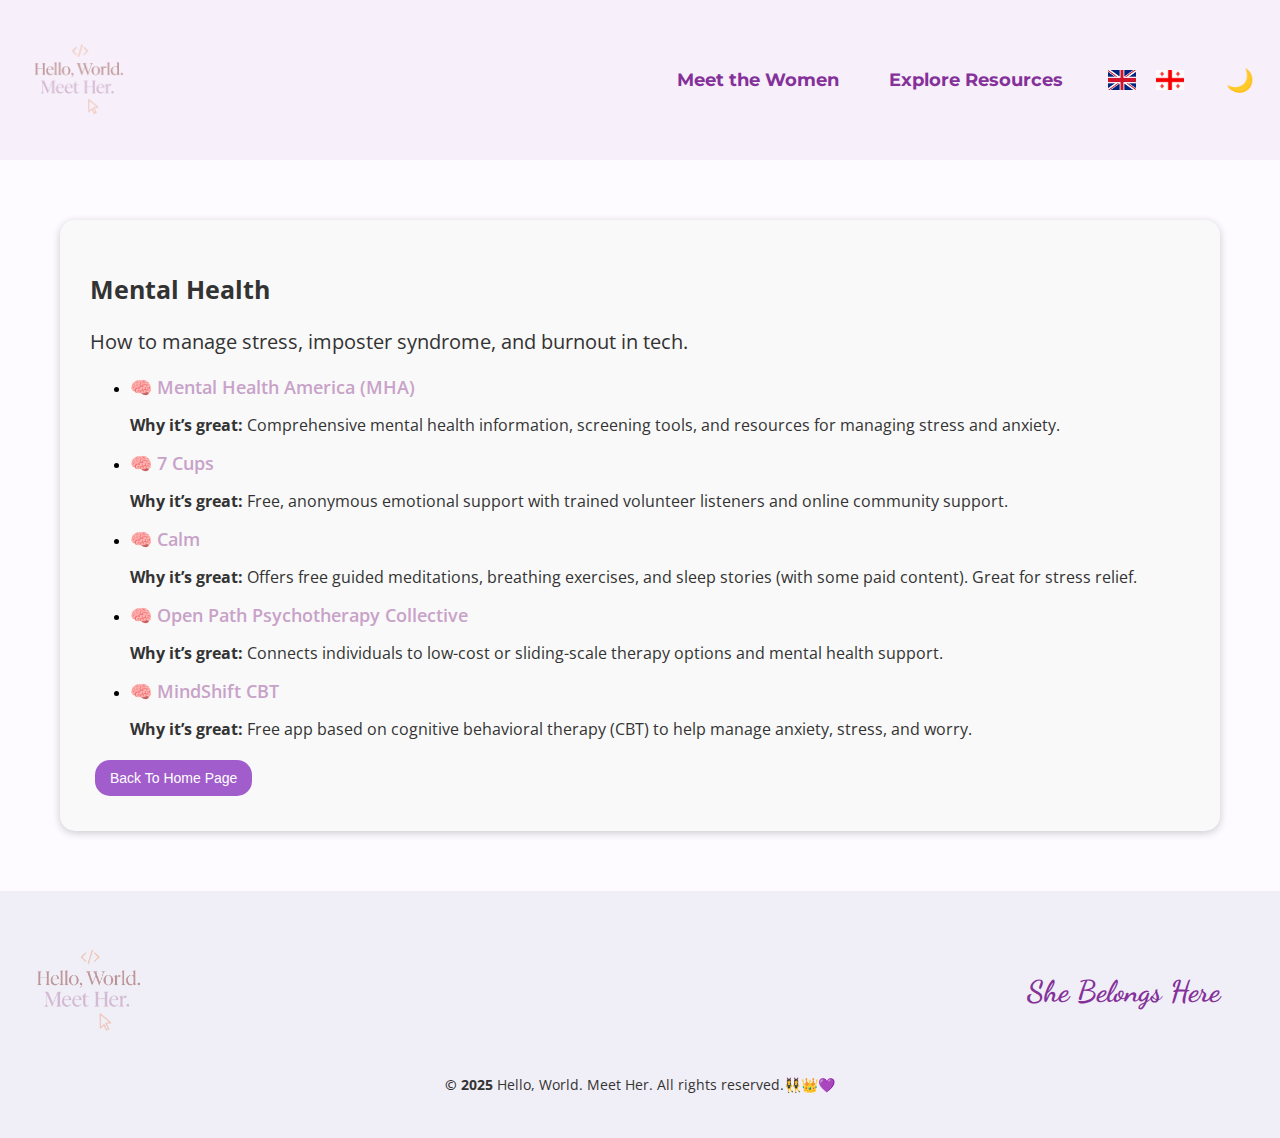
<file: static/pages/mental-health.html>
<!DOCTYPE html>
<html lang="en">
  <head>
    <meta charset="UTF-8" />
    <meta name="viewport" content="width=device-width, initial-scale=1.0" />
    <link rel="stylesheet" href="../styles/style.css" />
    <title>Hello, World. Meet Her.</title>
  </head>
  <body>
    <header>
      <div class="header">
        <div class="inner-header">
          <div class="logo">
            <a href="../../index.html">
              <img src="../images/logo.png" alt="logo" />
            </a>
          </div>

          <div class="cta-buttons">
            <a href="#">Meet the Women</a>
            <a href="#">Explore Resources</a>
          </div>

          <div class="lang-switcher">
            <img
              src="../images/united-kingdom-flag.png"
              alt="English"
              class="flag"
              onclick="setLanguage('en')"
            />
            <img
              src="../images/georgia-flag.png"
              alt="ქართული"
              class="flag"
              onclick="setLanguage('ka')"
            />
          </div>
          <button
            id="theme-toggle"
            aria-label="Toggle theme"
            class="theme-toggle"
          >
            <span id="theme-icon">🌙</span>
          </button>
        </div>
      </div>
    </header>

    <main>
      <section id="resources">
        <div class="resources-card">
          <h3>Mental Health</h3>
          <p>How to manage stress, imposter syndrome, and burnout in tech.</p>
          <ul>
            <li>
              <a href="https://mhanational.org/"
                >🧠 Mental Health America (MHA)</a
              >

              <p>
                <span>Why it’s great:</span> Comprehensive mental health
                information, screening tools, and resources for managing stress
                and anxiety.
              </p>
            </li>

            <li>
              <a href="https://www.7cups.com/">🧠 7 Cups</a>

              <p>
                <span>Why it’s great:</span> Free, anonymous emotional support
                with trained volunteer listeners and online community support.
              </p>
            </li>

            <li>
              <a href="https://www.calm.com/">🧠 Calm</a>

              <p>
                <span>Why it’s great:</span> Offers free guided meditations,
                breathing exercises, and sleep stories (with some paid content).
                Great for stress relief.
              </p>
            </li>

            <li>
              <a href="https://openpathcollective.org/"
                >🧠 Open Path Psychotherapy Collective</a
              >

              <p>
                <span>Why it’s great:</span> Connects individuals to low-cost or
                sliding-scale therapy options and mental health support.
              </p>
            </li>

            <li>
              <a
                href="https://www.anxietycanada.com/articles/mindshift-cbt-lives-on/"
                >🧠 MindShift CBT</a
              >

              <p>
                <span>Why it’s great:</span> Free app based on cognitive
                behavioral therapy (CBT) to help manage anxiety, stress, and
                worry.
              </p>
            </li>
          </ul>

          <button>
            <a href="../../index.html">Back To Home Page</a>
          </button>
        </div>
      </section>
    </main>
    
    <footer>
      <div class="footer-logo">
        <img src="../images/logo.png" alt="logo" />
        <div class="footer-text">
          <h5>She Belongs Here</h5>
        </div>
      </div>
      <p>
        <span>© 2025</span> Hello, World. Meet Her. All rights reserved.👯‍♀️👑💜
      </p>
    </footer>
    <script src="../script/resource-translations.js"></script>
    <script src="../script/theme.js"></script>
  </body>
</html>
</file>
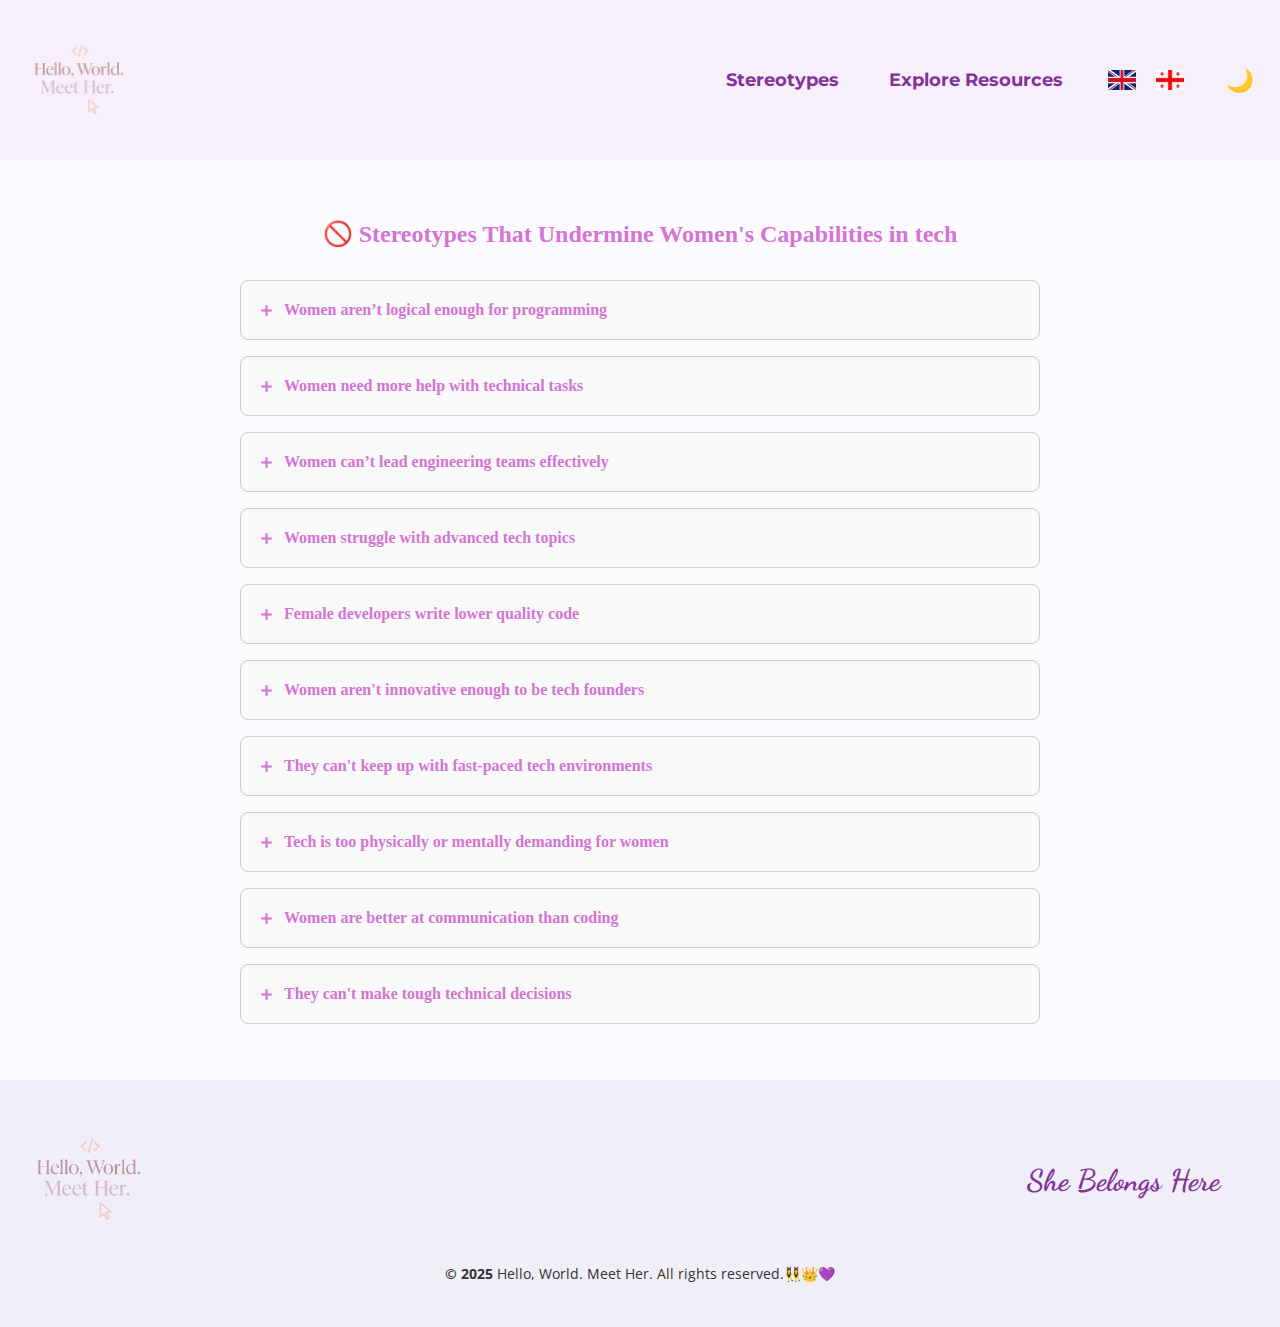
<file: static/pages/stereotypes.html>
<!DOCTYPE html>
<html lang="en">
  <head>
    <meta charset="UTF-8" />
    <meta name="viewport" content="width=device-width, initial-scale=1.0" />
    <link rel="stylesheet" href="../styles/style.css" />
    <title>Hello, World. Meet Her.</title>
  </head>
  <body>
    <header>
      <div class="header">
        <div class="inner-header">
          <div class="logo">
            <a href="../../index.html">
              <img src="../images/logo.png" alt="logo" />
            </a>
          </div>

          <div class="cta-buttons">
            <a href="#">Stereotypes</a>
            <a href="../../index.html#resources">Explore Resources</a>
          </div>

          <div class="lang-switcher">
            <img
              src="../images/united-kingdom-flag.png"
              alt="English"
              class="flag"
              onclick="setStereotypesLanguage('en')"
            />
            <img
              src="../images/georgia-flag.png"
              alt="ქართული"
              class="flag"
              onclick="setStereotypesLanguage('ka')"
            />
          </div>
          <button
            id="theme-toggle"
            aria-label="Toggle theme"
            class="theme-toggle"
          >
            <span id="theme-icon">🌙</span>
          </button>
        </div>
      </div>
    </header>

    <main>
      <div class="container">
        <h2>🚫 Stereotypes That Undermine Women's Capabilities in tech</h2>

        <div class="stereotypes-card">
          <div class="card-header">
            <span class="toggle-icon">＋</span>
            Women aren’t logical enough for programming
          </div>
          <div class="card-content">
            This stereotype falsely assumes women are driven by emotion and lack
            the analytical thinking required for coding.
          </div>
        </div>

        <div class="stereotypes-card">
          <div class="card-header">
            <span class="toggle-icon">＋</span>
            Women need more help with technical tasks
          </div>
          <div class="card-content">
            It undermines their autonomy and suggests they can’t solve problems
            independently or work through complex systems.
          </div>
        </div>

        <div class="stereotypes-card">
          <div class="card-header">
            <span class="toggle-icon">＋</span>
            Women can’t lead engineering teams effectively
          </div>
          <div class="card-content">
            This belief questions their authority and leadership in highly
            technical or male-dominated environments.
          </div>
        </div>

        <div class="stereotypes-card">
          <div class="card-header">
            <span class="toggle-icon">＋</span>
            Women struggle with advanced tech topics
          </div>
          <div class="card-content">
            It implies women aren’t capable of mastering deep technologies like
            AI, cybersecurity, or machine learning.
          </div>
        </div>

        <div class="stereotypes-card">
          <div class="card-header">
            <span class="toggle-icon">＋</span>
            Female developers write lower quality code
          </div>
          <div class="card-content">
            This stereotype has no factual basis and diminishes trust in their
            technical skills and contributions.
          </div>
        </div>

        <div class="stereotypes-card">
          <div class="card-header">
            <span class="toggle-icon">＋</span>
            Women aren't innovative enough to be tech founders
          </div>
          <div class="card-content">
            It devalues their creativity, vision, and problem-solving abilities
            in entrepreneurship.
          </div>
        </div>

        <div class="stereotypes-card">
          <div class="card-header">
            <span class="toggle-icon">＋</span>
            They can't keep up with fast-paced tech environments
          </div>
          <div class="card-content">
            This stereotype portrays women as less resilient or too slow for
            high-pressure work cultures.
          </div>
        </div>

        <div class="stereotypes-card">
          <div class="card-header">
            <span class="toggle-icon">＋</span>
            Tech is too physically or mentally demanding for women
          </div>
          <div class="card-content">
            It wrongly assumes women are less capable of handling technical or
            emotional workloads.
          </div>
        </div>

        <div class="stereotypes-card">
          <div class="card-header">
            <span class="toggle-icon">＋</span>
            Women are better at communication than coding
          </div>
          <div class="card-content">
            This limits their career growth by placing them in support roles
            rather than technical ones.
          </div>
        </div>

        <div class="stereotypes-card">
          <div class="card-header">
            <span class="toggle-icon">＋</span>
            They can't make tough technical decisions
          </div>
          <div class="card-content">
            This stereotype suggests women are indecisive or unfit to lead in
            high-stakes engineering challenges.
          </div>
        </div>
      </div>
    </main>

    <footer>
      <div class="footer-logo">
        <img src="../images/logo.png" alt="logo" />
        <div class="footer-text">
          <h5>She Belongs Here</h5>
        </div>
      </div>
      <p>
        <span>© 2025</span> Hello, World. Meet Her. All rights reserved.👯‍♀️👑💜
      </p>
    </footer>
    <script src="../script/stereotypes.js"></script>
    <script src="../script/theme.js"></script>
  </body>
</html>
</file>
<file: static/styles/style.css>
@import url("https://fonts.googleapis.com/css2?family=Montserrat:ital,wght@0,100..900;1,100..900&display=swap");
@import url("https://fonts.googleapis.com/css2?family=Open+Sans:ital,wght@0,300..800;1,300..800&display=swap");
@import url("https://fonts.googleapis.com/css2?family=Dancing+Script:wght@400..700&display=swap");

:root {
  --bg-color: #fdfbff;
  --header-bg: #f7eff9;
  --cta-btn-txt: #ffffff;
  --card-bg: #f0eded;
  --cta-btn-a: #84319a;
  --cta-btn-a-hover: #5a0390;
  --txt-h2: #8e7cc3;
  --p-color: #333333;
  --box-shadow: #00000033;
  --box-shadow-hover: #06060652;
  --see-more-btn: #a15dcb;
  --resources-a: #c8a2c8;
  --footer-bg: #f0eef7;
  --color-pink: #d474d4;
  --card-bg: #f9f9f9;
  --card-border: #cccccc;
  --card-hover-bg: #e6e6e6;
  --card-text-dark: #333333;
}

/* Dark theme overrides */
body.dark-theme {
  --bg-color: #1a1320;
  --header-bg: #23162e;
  --cta-btn-txt: #ffffff;
  --card-bg: #2a1f2d;
  --cta-btn-a: #b07dce;
  --cta-btn-a-hover: #d2a8ff;
  --txt-h2: #d3b8f3;
  --p-color: #e0e0e0;
  --box-shadow: #00000066;
  --box-shadow-hover: #000000aa;
  --see-more-btn: #c38ded;
  --resources-a: #debdfd;
  --footer-bg: #1c1524;
  --color-pink: #a349a3;
  --card-bg: #2a1f2d;
  --card-border: #999999;
  --card-hover-bg: #bfbfbf;
  --card-text-dark: #ffff; 
}

.theme-toggle {
  background: none;
  border: none;
  font-size: 1.4rem;
  cursor: pointer;
  margin-left: 1rem;
  color: var(--text-color);
}

body {
  margin: 0;
  padding: 0;
  box-sizing: border-box;
  background-color: var(--bg-color);
  color: var(--text-color);
  transition: background-color 0.3s ease, color 0.3s ease;
}

/* header */
header {
  background-color: var(--header-bg);
  padding: 20px 20px;
  text-align: center;
  box-sizing: border-box;
}

.inner-header {
  display: flex;
  align-items: center;
  justify-content: space-between;
  gap: 20px;
}

.logo img {
  display: flex;
  justify-content: space-around;
  width: 120px;
}

.cta-buttons {
  display: flex;
  justify-content: flex-end;
  flex-grow: 1;
}

.cta-buttons a {
  font-size: 18px;
  font-weight: bold;
  font-family: "Montserrat", sans-serif;
  padding: 10px 20px;
  margin: 5px;
  color: var(--cta-btn-a);
  text-decoration: none;
}

.cta-buttons a:hover {
  padding: 10px 15px;
  margin: 5px;
  background-color: var(--cta-btn-a-hover);
  color: var(--cta-btn-txt);
  border-radius: 25px;
}

.lang-switcher {
  display: flex;
  gap: 20px;
  align-items: center;
  cursor: pointer;
}

.flag {
  width: 28px;
  height: 20px;
  transition: transform 0.2s;
}

.flag:hover {
  transform: scale(1.3);
}

/* missions-section */
section {
  padding: 20px;
  max-width: 100%;
}

.mission {
  display: flex;
  justify-content: space-evenly;
  text-align: center;
}

.mission-text {
  align-items: center;
  margin: 100px;
}

.mission-text h2 {
  font-size: 30px;
  font-weight: bold;
  font-family: "Montserrat", sans-serif;
  color: var(--txt-h2);
  margin: 40px;
}

.mission-text p {
  font-size: 18px;
  font-family: "Open Sans", sans-serif;
  color: var(--p-color);
  line-height: 28px;
}

.mission-img {
  border-radius: 15px;
  height: 500px;
}

/* stories-section */
#stories h2 {
  font-size: 30px;
  font-weight: bold;
  font-family: "Montserrat", sans-serif;
  color: var(--txt-h2);
  margin: 40px;
}

.stories {
  display: grid;
  grid-template-columns: 1fr 1fr 1fr;
  gap: 30px;
}

.card {
  background: var(--card-bg);
  border-radius: 15px;
  padding: 20px;
  box-shadow: 0 2px 8px var(--box-shadow);
  transition: transform 0.3s ease, box-shadow 0.3s ease;
}

.card:hover {
  transform: scale(1.06);
  box-shadow: 0 10px 20px var(--box-shadow-hover);
}

.card img {
  width: 420px;
  height: 550px;
  border-radius: 15px;
}

.card h3 {
  font-size: 18px;
  font-weight: bold;
  font-family: "Montserrat", sans-serif;
  color: var(--txt-h2);
  margin-top: 20px;
}

.card p {
  font-size: 14px;
  font-family: "Open Sans", sans-serif;
  color: var(--p-color);
  line-height: 28px;
}

.card ul li {
  font-size: 12px;
  font-family: "Open Sans", sans-serif;
  color: var(--p-color);
}

.card span {
  font-size: 16px;
  font-family: "Open Sans", sans-serif;
  font-weight: bold;
  color: var(--p-color);
  line-height: 28px;
}

.card button {
  padding: 10px 15px;
  margin: 5px;
  background-color: var(--see-more-btn);
  border: none;
  border-radius: 15px;
}

.card button:hover {
  background-color: var(--cta-btn-a-hover);
}

.card button a {
  font-size: 14px;
  font-weight: 400;
  color: var(--cta-btn-txt);
  text-decoration: none;
}

/* resources-section */
#resources h2 {
  margin: 40px;
  font-size: 30px;
  font-weight: bold;
  font-family: "Montserrat", sans-serif;
  color: var(--txt-h2);
}

.resources-card {
  background: var(--card-bg);
  border-radius: 15px;
  padding: 30px;
  margin: 40px;
  box-shadow: 0 2px 8px var(--box-shadow);
  transition: transform 0.3s ease, box-shadow 0.3s ease;
}

.resources-card:hover {
  transform: scale(1.06);
  box-shadow: 0 10px 20px var(--box-shadow-hover);
}

.resources-card h3 {
  font-size: 25px;
  font-family: "Open Sans", sans-serif;
  font-weight: bold;
  color: var(--p-color);
  line-height: 28px;
}

.resources-card p {
  color: var(--p-color);
  font-size: 20px;
  font-family: "Open Sans", sans-serif;
}

.resources-card ul li a {
  text-decoration: none;
  font-size: 18px;
  font-family: "Open Sans", sans-serif;
  font-weight: 600;
  color: var(--resources-a);
}

.resources-card button {
  padding: 10px 15px;
  margin: 5px;
  background-color: var(--see-more-btn);
  border: none;
  border-radius: 15px;
}

.resources-card button:hover {
  padding: 15px 20px;
  margin: 10px;
  background-color: var(--cta-btn-a-hover);
}

.resources-card button a {
  font-size: 14px;
  font-weight: 400;
  color: var(--cta-btn-txt);
  text-decoration: none;
}

.resources-card button a:hover {
  color: var(--cta-btn-txt);
  border-radius: 20px;
  font-size: 16px;
  font-weight: 600;
}

/* footer */
footer {
  padding: 30px 20px;
  background-color: var(--footer-bg);
}

.footer-logo {
  display: flex;
  align-items: center;
  justify-content: space-between;
}

.footer-logo img {
  display: flex;
  justify-content: space-between;
  width: 140px;
}

.footer-text h5 {
  font-family: "Dancing Script", cursive;
  font-size: 30px;
  color: var(--cta-btn-a);
  margin-right: 40px;
}

footer p {
  text-align: center;
  color: var(--p-color);
  font-size: 14px;
  font-family: "Open Sans", sans-serif;
  font-weight: 400;
}

footer span {
  text-align: center;
  color: var(--p-color);
  font-size: 14px;
  font-family: "Open Sans", sans-serif;
  font-weight: 700;
}

/* see-more-pages */
.resources-card ul li p {
  font-size: 16px;
  font-family: "Open Sans", sans-serif;
  font-weight: 400;
  color: var(--p-color);
  line-height: 20px;
}

.resources-card ul li span {
  font-size: 16px;
  font-family: "Open Sans", sans-serif;
  font-weight: bold;
  color: var(--p-color);
  line-height: 20px;
}

.container {
  max-width: 800px;
  width: 100%;
  margin: 0 auto;
  padding: 40px;
}

h2 {
  text-align: center;
  color: var(--color-pink);
  margin-bottom: 2rem;
}

.stereotypes-card {
  background-color: var(--card-bg);
  border: 1px solid var(--card-border);
  border-radius: 8px;
  margin-bottom: 1rem;
  overflow: hidden;
  transition: all 0.3s ease;
}

.card-header {
  padding: 1rem;
  font-weight: bold;
  cursor: pointer;
  color: var(--color-pink);
  display: flex;
  align-items: center;
  gap: 0.5rem;
}

.card-header:hover {
  background-color: var(--card-hover-bg);
}

.toggle-icon {
  font-size: 1.2rem;
  color: var(--color-pink);
  transition: transform 0.3s ease;
}

.card-content {
  max-height: 0;
  overflow: hidden;
  padding: 0 1rem;
  color: var(--card-text-dark);
  transition: max-height 0.3s ease, padding 0.3s ease;
}

.stereotypes-card.active .card-content {
  max-height: 200px;
  padding: 1rem;
}

@media (max-width: 768px) {
  /* Header */
  .inner-header {
    justify-content: space-around;
  }

  .logo img {
    width: 100px;
    margin-bottom: 10px;
  }

  .cta-buttons {
    display: flex;
    justify-content: space-evenly;
    /* gap: 8px; */
    align-items: center;
  }

  .cta-buttons a {
    font-size: 16px;
    margin: 5px 0;
    padding: 8px 16px;
  }

  .lang-switcher {
    display: flex;
    gap: 30px;
    justify-content: center;
  }

  .flag {
    width: 24px;
    height: 24px;
  }

  .theme-toggle {
    background: none;
    border: none;
    font-size: 25px;
    cursor: pointer;
  }

  /* Mission Section */
  .mission {
    flex-direction: column;
    align-items: center;
  }

  .mission-text {
    margin: 20px;
  }

  .mission-img {
    width: 90%;
    height: auto;
    margin-bottom: 20px;
  }

  /* Stories Section */
  .stories {
    grid-template-columns: 1fr;
  }

  .card img {
    width: 100%;
    height: auto;
  }

  /* Resources Section */
  .resources-card {
    margin: 20px 10px;
  }

  .resources-card ul {
    padding-left: 20px;
  }

  /* Footer */
  .footer-logo {
    align-items: center;
    text-align: center;
  }

  .footer-logo img {
    width: 100px;
    margin-bottom: 10px;
  }

  .footer-text h5 {
    font-size: 24px;
    margin-right: 0;
  }

  footer p {
    font-size: 13px;
  }

  .container {
    padding: 20px;
  }

  h2 {
    font-size: 20px;
    line-height: 1.4;
    margin-bottom: 1.5rem;
  }

  .stereotypes-card {
    font-size: 14px;
    margin-bottom: 1rem;
  }

  .card-header {
    padding: 0.8rem;
    font-size: 15px;
    gap: 0.4rem;
  }

  .toggle-icon {
    font-size: 1rem;
  }

  .card-content {
    font-size: 14px;
    padding: 0 0.8rem;
  }

  .stereotypes-card.active .card-content {
    padding: 0.8rem;
  }
}
</file>
